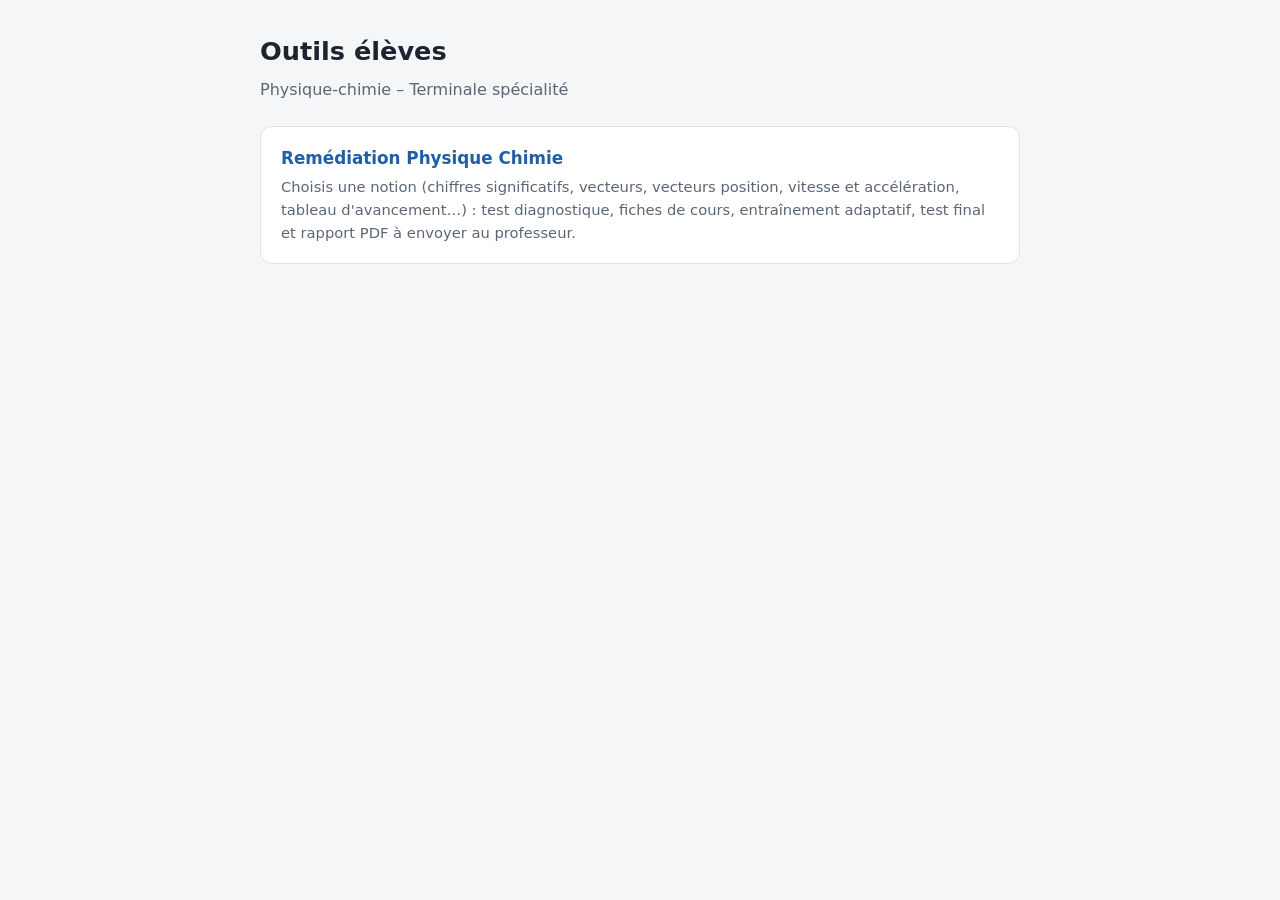
<file: index.html>
<!doctype html>
<html lang="fr">
<head>
<meta charset="utf-8">
<meta name="viewport" content="width=device-width, initial-scale=1">
<title>Outils élèves</title>
<style>
body{margin:0;background:#f5f6f8;color:#1c2430;font:16px/1.55 system-ui,-apple-system,"Segoe UI",Roboto,Helvetica,Arial,sans-serif}
.wrap{max-width:760px;margin:0 auto;padding:32px 16px}
h1{font-size:1.6rem;margin:0 0 6px}
p.sub{color:#5b6675;margin:0 0 24px}
a.card{display:block;background:#fff;border:1px solid #dde2e8;border-radius:12px;padding:18px 20px;margin-bottom:12px;color:inherit;text-decoration:none}
a.card:hover{border-color:#1f5fa8}
a.card b{color:#1f5fa8;font-size:1.05rem}
a.card span{display:block;color:#5b6675;font-size:.92rem;margin-top:4px}
</style>
</head>
<body>
<div class="wrap">
<h1>Outils élèves</h1>
<p class="sub">Physique-chimie – Terminale spécialité</p>
<a class="card" href="remediation/"><b>Remédiation Physique Chimie</b><span>Choisis une notion (chiffres significatifs, vecteurs, vecteurs position, vitesse et accélération, tableau d'avancement…) : test diagnostique, fiches de cours, entraînement adaptatif, test final et rapport PDF à envoyer au professeur.</span></a>
</div>
</body>
</html>
</file>
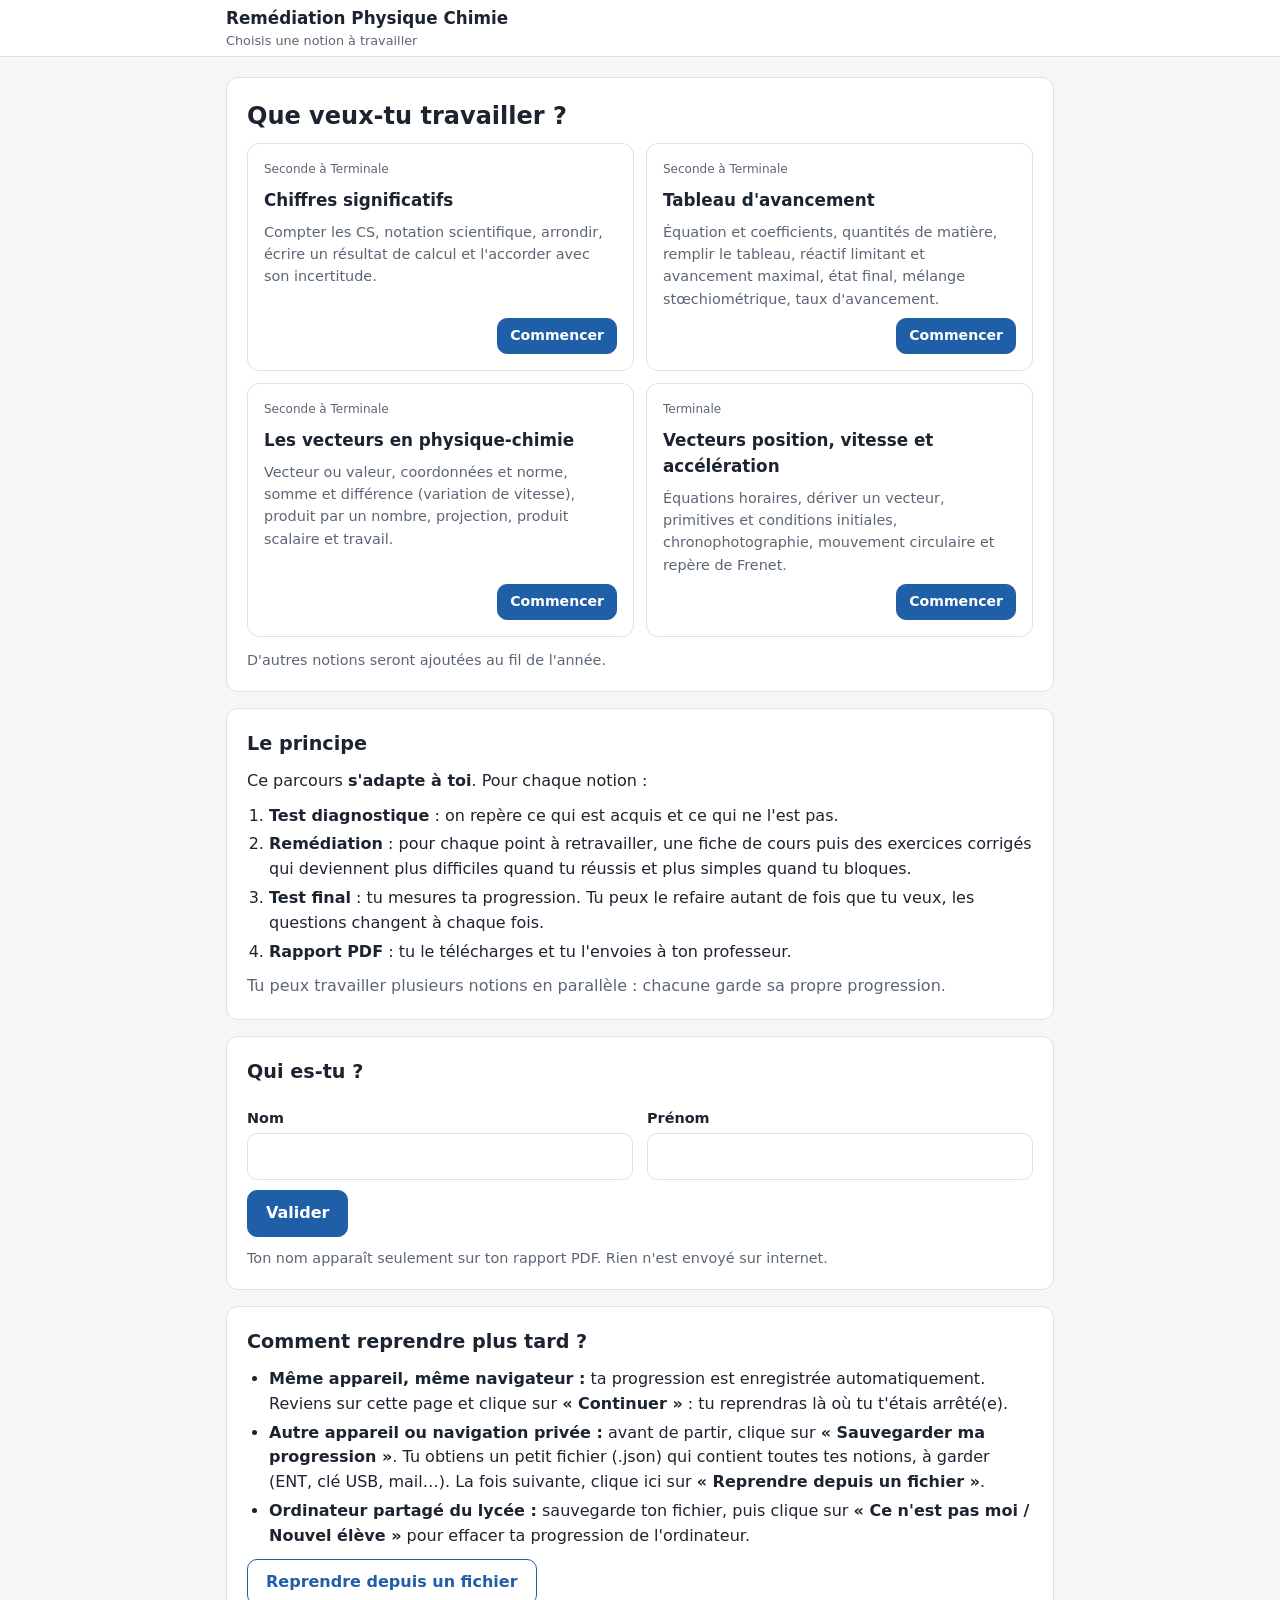
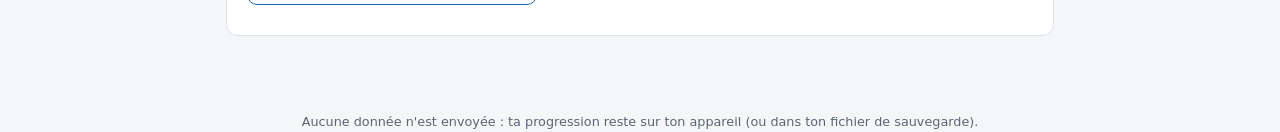
<file: remediation/index.html>
<!doctype html>
<html lang="fr">
<head>
<meta charset="utf-8">
<meta name="viewport" content="width=device-width, initial-scale=1">
<title>Remédiation Physique Chimie</title>
<meta name="description" content="Remédiation Physique Chimie : choisis une notion, fais le diagnostic, retravaille ce qui n'est pas acquis et envoie ton rapport à ton professeur.">
<link rel="stylesheet" href="assets/style.css">
</head>
<body>
<header class="top">
  <div class="wrap">
    <a class="brand" href="index.html">Remédiation Physique Chimie<small>Choisis une notion à travailler</small></a>
    <div class="who" id="who"></div>
  </div>
</header>
<main><div class="wrap" id="app"></div></main>
<footer class="wrap">Aucune donnée n'est envoyée : ta progression reste sur ton appareil (ou dans ton fichier de sauvegarde).</footer>

<script src="assets/commun.js"></script>
<script src="notions/catalogue.js"></script>
<script>
(function () {
'use strict';
const R = window.RPC, CAT = window.RPC_CATALOGUE || [], esc = R.esc;
const app = document.getElementById('app');
let S = R.load();
let resetArmed = false;
const wanted = R.param('n') && R.findNotion(R.param('n')) ? R.param('n') : null;   // lien direct vers une notion

function open(id) { location.href = 'notion.html?n=' + encodeURIComponent(id); }
if (wanted && S.student) { open(wanted); return; }

function vMenu() {
  const cards = CAT.map(n => {
    if (n.bientot) return '<div class="notion"><div class="niv">' + esc(n.niveau || '') + '</div><div class="nt">' + esc(n.titre) + '</div><div class="nr">' + esc(n.resume || '') + '</div><div class="nf"><span class="st na">Bientôt disponible</span></div></div>';
    const s = R.notionSummary(S.notions[n.id]);
    return '<div class="notion' + (n.id === wanted ? ' hl' : '') + '"><div class="niv">' + esc(n.niveau || '') + '</div><div class="nt">' + esc(n.titre) + '</div><div class="nr">' + esc(n.resume || '') + '</div>' +
      '<div class="nf">' + (S.student ? '<span class="st ' + s.code + '">' + s.label + '</span>' : '<span></span>') + '<button class="btn small" data-a="open" data-id="' + esc(n.id) + '">' + (S.student ? s.cta : 'Commencer') + '</button></div></div>';
  }).join('');
  return '<div class="card"><h1>Que veux-tu travailler ?</h1>' +
    (wanted && !S.student ? '<div class="banner">Pour travailler sur « ' + esc(R.findNotion(wanted).titre) + ' », indique d\'abord ton nom plus bas.</div>' : '') +
    '<div class="menu">' + cards + '</div><p class="muted" style="margin:12px 0 0;font-size:.9rem">D\'autres notions seront ajoutées au fil de l\'année.</p></div>';
}
function vPrincipe() {
  return '<div class="card"><h2>Le principe</h2><p>Ce parcours <b>s\'adapte à toi</b>. Pour chaque notion :</p><ol class="steps-list">' +
    '<li><b>Test diagnostique</b> : on repère ce qui est acquis et ce qui ne l\'est pas.</li>' +
    '<li><b>Remédiation</b> : pour chaque point à retravailler, une fiche de cours puis des exercices corrigés qui deviennent plus difficiles quand tu réussis et plus simples quand tu bloques.</li>' +
    '<li><b>Test final</b> : tu mesures ta progression. Tu peux le refaire autant de fois que tu veux, les questions changent à chaque fois.</li>' +
    '<li><b>Rapport PDF</b> : tu le télécharges et tu l\'envoies à ton professeur.</li></ol>' +
    '<p class="muted" style="margin:0">Tu peux travailler plusieurs notions en parallèle : chacune garde sa propre progression.</p></div>';
}
function vWho() {
  if (S.student) {
    return '<div class="card"><h2>Qui es-tu ?</h2><p>Tu travailles en tant que <b>' + esc(S.student.prenom + ' ' + S.student.nom) + '</b>.</p>' +
      '<div class="row"><button class="btn ghost" data-a="reset">' + (resetArmed ? 'Confirmer : effacer ce parcours de cet appareil' : 'Ce n\'est pas moi / Nouvel élève') + '</button></div>' +
      (resetArmed ? '<p class="koc" style="margin-top:8px">Toute la progression de ' + esc(S.student.prenom) + ' (toutes les notions) sera effacée de cet appareil. Pense à la sauvegarder avant si besoin. Clique à nouveau pour confirmer.</p>' : '') + '</div>';
  }
  return '<div class="card" id="whocard"><h2>Qui es-tu ?</h2><div class="grid2">' +
    '<div><label class="f" for="nom">Nom</label><input class="t" id="nom" autocomplete="family-name"></div>' +
    '<div><label class="f" for="prenom">Prénom</label><input class="t" id="prenom" autocomplete="given-name"></div></div>' +
    '<p id="err" class="koc" style="margin-top:10px"></p>' +
    '<div class="row"><button class="btn" data-a="ident">' + (wanted ? 'Valider et commencer « ' + esc(R.findNotion(wanted).titre) + ' »' : 'Valider') + '</button></div>' +
    '<p class="muted" style="margin:10px 0 0;font-size:.9rem">Ton nom apparaît seulement sur ton rapport PDF. Rien n\'est envoyé sur internet.</p></div>';
}
function vHelp() {
  return '<div class="card"><h2>Comment reprendre plus tard ?</h2><ul class="plain">' +
    '<li><b>Même appareil, même navigateur :</b> ta progression est enregistrée automatiquement. Reviens sur cette page et clique sur <b>« Continuer »</b> : tu reprendras là où tu t\'étais arrêté(e).</li>' +
    '<li><b>Autre appareil ou navigation privée :</b> avant de partir, clique sur <b>« Sauvegarder ma progression »</b>. Tu obtiens un petit fichier (.json) qui contient toutes tes notions, à garder (ENT, clé USB, mail…). La fois suivante, clique ici sur <b>« Reprendre depuis un fichier »</b>.</li>' +
    '<li><b>Ordinateur partagé du lycée :</b> sauvegarde ton fichier, puis clique sur <b>« Ce n\'est pas moi / Nouvel élève »</b> pour effacer ta progression de l\'ordinateur.</li></ul>' +
    '<div class="row">' + (S.student ? '<button class="btn ghost" data-a="saveFile">Sauvegarder ma progression</button>' : '') +
    '<button class="btn ghost" data-a="loadFile">Reprendre depuis un fichier</button><input type="file" id="loadinput" accept=".json,application/json" style="display:none"></div>' +
    '<p id="filemsg" style="margin-top:8px"></p></div>';
}
function render() {
  document.getElementById('who').textContent = S.student ? S.student.prenom + ' ' + S.student.nom : '';
  app.innerHTML = vMenu() + vPrincipe() + vWho() + vHelp();
}
function identify() {
  const nom = document.getElementById('nom').value.trim(), prenom = document.getElementById('prenom').value.trim();
  if (!nom || !prenom) {
    document.getElementById('err').textContent = 'Indique ton nom et ton prénom pour commencer.';
    document.getElementById(nom ? 'prenom' : 'nom').focus();
    document.getElementById('whocard').scrollIntoView({ behavior: 'smooth', block: 'center' });
    return false;
  }
  S = R.fresh(); S.student = { nom, prenom }; R.save(S);
  return true;
}
function fileMsg(html, bad) { const m = document.getElementById('filemsg'); if (m) { m.className = bad ? 'koc' : 'muted'; m.innerHTML = html; } }

app.addEventListener('click', e => {
  const b = e.target.closest('[data-a]'); if (!b) return;
  const a = b.dataset.a;
  if (a !== 'reset') resetArmed = false;
  if (a === 'open') { if (S.student || identify()) open(b.dataset.id); }
  else if (a === 'ident') { if (identify()) { if (wanted) open(wanted); else { render(); window.scrollTo({ top: 0, behavior: 'smooth' }); } } }
  else if (a === 'reset') { if (!resetArmed) { resetArmed = true; render(); } else { resetArmed = false; R.wipe(); S = R.fresh(); render(); } }
  else if (a === 'saveFile') { const name = R.exportState(S); fileMsg('Fichier <b>' + esc(name) + '</b> téléchargé. Garde-le précieusement.'); }
  else if (a === 'loadFile') { const i = document.getElementById('loadinput'); if (i) { i.value = ''; i.click(); } }
});
app.addEventListener('change', e => {
  if (e.target.id !== 'loadinput' || !e.target.files || !e.target.files[0]) return;
  R.readFile(e.target.files[0], (err, st) => {
    if (err) { fileMsg(err, true); return; }
    S = st; R.save(S); resetArmed = false; render();
    fileMsg('Progression de <b>' + esc(S.student.prenom + ' ' + S.student.nom) + '</b> récupérée. Choisis une notion pour continuer.');
    window.scrollTo({ top: 0, behavior: 'smooth' });
  });
});
app.addEventListener('keydown', e => {
  if (e.key === 'Enter' && e.target.matches('#nom,#prenom')) { e.preventDefault(); app.querySelector('[data-a="ident"]').click(); }
});
render();
})();
</script>
</body>
</html>
</file>
<file: remediation/assets/style.css>
:root{
  --bg:#f5f6f8; --card:#ffffff; --ink:#1c2430; --muted:#5b6675; --line:#dde2e8;
  --accent:#1f5fa8; --accent-ink:#ffffff; --accent-soft:#e6eef8;
  --ok:#1d7a46; --ok-soft:#e3f3ea; --ko:#b3261e; --ko-soft:#fbe9e7; --warn:#8a5a00; --warn-soft:#fdf2dc;
  --radius:12px;
}
*{box-sizing:border-box}
html,body{margin:0}
body{background:var(--bg);color:var(--ink);font:16px/1.55 system-ui,-apple-system,"Segoe UI",Roboto,Helvetica,Arial,sans-serif}
a{color:var(--accent)}
header.top{background:var(--card);border-bottom:1px solid var(--line);position:sticky;top:0;z-index:5}
.wrap{max-width:860px;margin:0 auto;padding:0 16px}
.top .wrap{display:flex;align-items:center;justify-content:space-between;gap:12px;min-height:56px;flex-wrap:wrap}
.brand{font-weight:700;font-size:1.05rem;color:var(--ink);text-decoration:none}
.brand small{display:block;font-weight:400;color:var(--muted);font-size:.8rem}
.who{color:var(--muted);font-size:.9rem;display:flex;gap:12px;align-items:center;flex-wrap:wrap}
.who a{font-weight:600;text-decoration:none}
nav.steps{display:flex;gap:6px;flex-wrap:wrap;padding:10px 0}
nav.steps button{font:inherit;font-size:.8rem;padding:4px 10px;border-radius:999px;background:var(--bg);color:var(--muted);border:1px solid var(--line);cursor:default}
nav.steps button.on{background:var(--accent);color:var(--accent-ink);border-color:var(--accent)}
nav.steps button.done{background:var(--accent-soft);color:var(--accent);border-color:var(--accent-soft)}
nav.steps button.go{cursor:pointer}
nav.steps button.go:hover{text-decoration:underline}
main{padding:20px 0 60px}
.card{background:var(--card);border:1px solid var(--line);border-radius:var(--radius);padding:20px;margin-bottom:16px}
h1{font-size:1.5rem;margin:0 0 8px}
h2{font-size:1.2rem;margin:0 0 10px}
h3{font-size:1.02rem;margin:18px 0 6px;color:var(--accent)}
p{margin:0 0 10px}
.muted{color:var(--muted)}
.btn{appearance:none;border:1px solid var(--accent);background:var(--accent);color:var(--accent-ink);font:inherit;font-weight:600;padding:10px 18px;border-radius:10px;cursor:pointer;text-decoration:none;display:inline-block}
.btn:hover{filter:brightness(1.08)}
.btn:disabled{opacity:.45;cursor:not-allowed}
.btn.ghost{background:transparent;color:var(--accent)}
.btn.small{padding:6px 12px;font-size:.88rem}
.btn.danger{background:transparent;color:var(--ko);border-color:var(--ko)}
.row{display:flex;gap:10px;flex-wrap:wrap;align-items:center}
.row.end{justify-content:flex-end}
label.f{display:block;font-weight:600;font-size:.9rem;margin:10px 0 4px}
input.t{width:100%;font:inherit;padding:10px 12px;border:1px solid var(--line);border-radius:10px;background:#fff;color:var(--ink)}
input.t:focus{outline:2px solid var(--accent);outline-offset:1px}
.grid2{display:grid;grid-template-columns:1fr 1fr;gap:0 14px}
@media (max-width:560px){.grid2{grid-template-columns:1fr}}
.bar{height:8px;background:var(--line);border-radius:99px;overflow:hidden}
.bar>i{display:block;height:100%;background:var(--accent)}
.qhead{display:flex;justify-content:space-between;gap:10px;font-size:.85rem;color:var(--muted);margin-bottom:8px;flex-wrap:wrap}
.tag{display:inline-block;font-size:.75rem;font-weight:600;padding:2px 8px;border-radius:99px;background:var(--accent-soft);color:var(--accent)}
.prompt{font-size:1.08rem;margin:6px 0 14px}
.answer-line{display:flex;gap:8px;flex-wrap:wrap}
.answer-line input.t{flex:1 1 220px}
.helper{font-size:.82rem;color:var(--muted);margin-top:6px}
.opts{display:grid;gap:8px;margin-bottom:12px}
.opt{text-align:left;font:inherit;padding:10px 14px;border:1px solid var(--line);background:#fff;border-radius:10px;cursor:pointer;color:var(--ink)}
.opt[aria-pressed="true"]{border-color:var(--accent);background:var(--accent-soft);font-weight:600}
.opt:disabled{cursor:default}
.fb{border-radius:10px;padding:12px 14px;margin-top:14px}
.fb.ok{background:var(--ok-soft);border:1px solid #b9dfc8}
.fb.ko{background:var(--ko-soft);border:1px solid #f1c3bd}
.fb.info{background:var(--warn-soft);border:1px solid #f0d9a6}
.fb b.t{display:block;margin-bottom:4px}
.big{font-size:2.6rem;font-weight:800;line-height:1.1}
.big.ok{color:var(--ok)} .big.mid{color:var(--warn)} .big.ko{color:var(--ko)}
.kpis{display:grid;grid-template-columns:repeat(auto-fit,minmax(150px,1fr));gap:12px;margin:10px 0 4px}
.kpi{border:1px solid var(--line);border-radius:10px;padding:12px}
.kpi small{display:block;color:var(--muted);font-size:.8rem}
.kpi .big{font-size:1.8rem}
.themes{display:grid;gap:10px}
.theme{border:1px solid var(--line);border-radius:10px;padding:12px 14px;display:flex;justify-content:space-between;align-items:center;gap:10px;flex-wrap:wrap}
.theme .nm{font-weight:600}
.st{font-size:.78rem;font-weight:700;padding:3px 9px;border-radius:99px;white-space:nowrap}
.st.ok{background:var(--ok-soft);color:var(--ok)} .st.ko{background:var(--ko-soft);color:var(--ko)} .st.na{background:var(--bg);color:var(--muted)} .st.mid{background:var(--warn-soft);color:var(--warn)}
table.tb{width:100%;border-collapse:collapse;font-size:.9rem}
table.tb th,table.tb td{border-bottom:1px solid var(--line);padding:7px 6px;text-align:left;vertical-align:top}
table.tb th{font-size:.8rem;color:var(--muted);font-weight:600}
.okc{color:var(--ok);font-weight:700}.koc{color:var(--ko);font-weight:700}
details{border:1px solid var(--line);border-radius:10px;padding:10px 14px;margin-top:12px}
summary{cursor:pointer;font-weight:600}
.fiche h3:first-child{margin-top:0}
.fiche ul{margin:0 0 10px;padding-left:22px}
.fiche li{margin-bottom:4px}
.ex{background:var(--bg);border-left:4px solid var(--accent);border-radius:6px;padding:10px 14px;margin:8px 0}
.rule{background:var(--accent-soft);border-radius:8px;padding:10px 14px;margin:8px 0;font-weight:600}
.scroll{overflow-x:auto}
footer{color:var(--muted);font-size:.8rem;text-align:center;padding:20px 16px}
.dots{display:flex;gap:6px;margin:8px 0 2px}
.dots i{width:12px;height:12px;border-radius:50%;background:var(--line)}
.dots i.ok{background:var(--ok)} .dots i.ko{background:var(--ko)}
ol.steps-list,ul.plain{margin:0 0 10px;padding-left:22px}
ol.steps-list li,ul.plain li{margin-bottom:4px}

/* vecteur : flèche au-dessus du symbole */
.vec{position:relative;display:inline-block;padding-top:.42em;line-height:1;font-style:italic;white-space:nowrap}
.vec::before{content:"";position:absolute;left:.05em;right:.12em;top:.18em;border-top:.09em solid currentColor}
.vec::after{content:"";position:absolute;right:0;top:.06em;border-left:.3em solid currentColor;border-top:.13em solid transparent;border-bottom:.13em solid transparent}
.vec sub{font-style:normal}
.fig{display:block;max-width:100%;height:auto;margin:8px 0}
.fig .grid{stroke:var(--line);stroke-width:1}
.fig .axis{stroke:var(--muted);stroke-width:1.5}
.fig text{font:600 17px system-ui,sans-serif;fill:var(--ink)}
.formula{font-size:1.05rem;text-align:center;margin:8px 0}

/* index : menu des notions */
.menu{display:grid;grid-template-columns:repeat(2,minmax(0,1fr));gap:12px}
@media (max-width:560px){.menu{grid-template-columns:1fr}}
.notion{border:1px solid var(--line);border-radius:var(--radius);padding:16px;display:flex;flex-direction:column;gap:8px;background:#fff}
.notion.hl{border-color:var(--accent);box-shadow:0 0 0 2px var(--accent-soft)}
.notion .nt{font-weight:700;font-size:1.05rem}
.notion .nr{color:var(--muted);font-size:.9rem;flex:1}
.notion .nf{display:flex;justify-content:space-between;align-items:center;gap:8px;flex-wrap:wrap}
.notion .niv{font-size:.75rem;color:var(--muted)}
.banner{background:var(--accent-soft);color:var(--accent);border-radius:10px;padding:10px 14px;margin-bottom:12px;font-weight:600}
table.tb.av th,table.tb.av td{text-align:center;white-space:nowrap}
</file>
